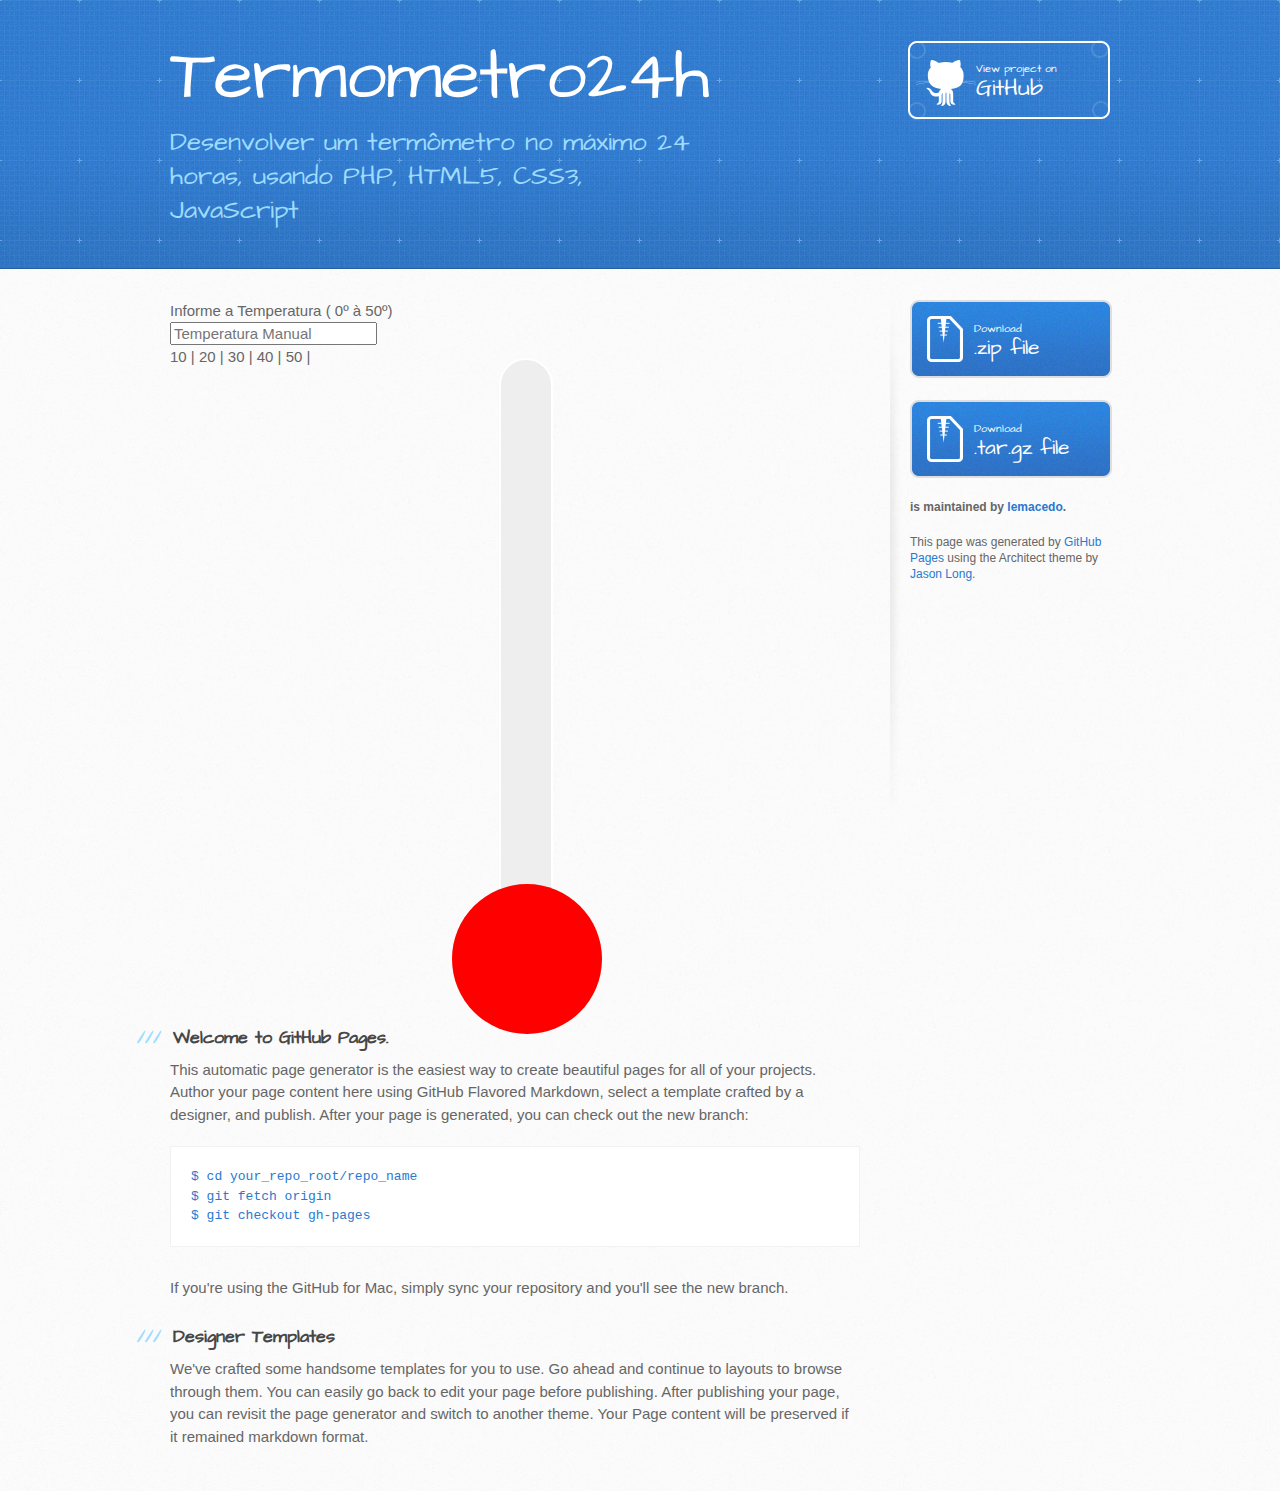
<file: index.html>
<!DOCTYPE html>
<html>
  <head>
    <meta charset='utf-8'>
    <meta http-equiv="X-UA-Compatible" content="chrome=1">
    <meta name="viewport" content="width=device-width, initial-scale=1, maximum-scale=1">
    <link href='https://fonts.googleapis.com/css?family=Architects+Daughter' rel='stylesheet' type='text/css'>
    <link rel="stylesheet" type="text/css" href="stylesheets/stylesheet.css" media="screen">
    <link rel="stylesheet" type="text/css" href="stylesheets/pygment_trac.css" media="screen">
    <link rel="stylesheet" type="text/css" href="stylesheets/print.css" media="print">
    
    <link rel="stylesheet" href="css/termometro.css">
    <script src="http://code.jquery.com/jquery-2.1.1.js"></script>
    <script type="text/JavaScript" src="js/controlaMercurio.js"> </script>
    <script type="text/javascript" src="js/buscaTemperatura.js"> </script>


    <!--[if lt IE 9]>

    <script src="//html5shiv.googlecode.com/svn/trunk/html5.js"></script>
    <![endif]-->

    <title>Termometro24h by lemacedo</title>
    
  </head>

  <body>
    <header>
      <div class="inner">
        <h1>Termometro24h</h1>
        <h2>Desenvolver um termômetro no máximo 24 horas, usando PHP, HTML5, CSS3, JavaScript</h2>
        <a href="https://github.com/lemacedo/termometro24h" class="button"><small>View project on</small> GitHub</a>
      </div>
    </header>

    <div id="content-wrapper">
      <div class="inner clearfix">
        <section id="main-content">

        <div id="temperaturaManual">
            <label for="informe">Informe a Temperatura ( 0º à 50º) </label> <br/>
            <input type="text" id="entraTemperatura" placeholder="Temperatura Manual">


            <div id="graus">
              10 |
              20 |
              30 |
              40 |
              50 |

            </div>
        </div>

        <div id="termometro"> 
          <div id="vidro"> </div>
          <div id="tubo"> </div>
          <div id="mercurio"> </div>
          <div id="vidro-bulbo"> </div>
          <div id="bulbo"></div>  

        </div>
          <h3>

<a id="welcome-to-github-pages" class="anchor" href="#welcome-to-github-pages" aria-hidden="true"><span class="octicon octicon-link"></span></a>Welcome to GitHub Pages.</h3>

<p>This automatic page generator is the easiest way to create beautiful pages for all of your projects. Author your page content here using GitHub Flavored Markdown, select a template crafted by a designer, and publish. After your page is generated, you can check out the new branch:</p>

<pre><code>$ cd your_repo_root/repo_name
$ git fetch origin
$ git checkout gh-pages
</code></pre>

<p>If you're using the GitHub for Mac, simply sync your repository and you'll see the new branch.</p>

<h3>
<a id="designer-templates" class="anchor" href="#designer-templates" aria-hidden="true"><span class="octicon octicon-link"></span></a>Designer Templates</h3>

<p>We've crafted some handsome templates for you to use. Go ahead and continue to layouts to browse through them. You can easily go back to edit your page before publishing. After publishing your page, you can revisit the page generator and switch to another theme. Your Page content will be preserved if it remained markdown format.</p>




        </section>

        <aside id="sidebar">
          <a href="https://github.com/lemacedo/termometro24h/zipball/master" class="button">
            <small>Download</small>
            .zip file
          </a>
          <a href="https://github.com/lemacedo/termometro24h/tarball/master" class="button">
            <small>Download</small>
            .tar.gz file
          </a>

          <p class="repo-owner"><a href="https://github.com/lemacedo/termometro24h"></a> is maintained by <a href="https://github.com/lemacedo">lemacedo</a>.</p>

          <p>This page was generated by <a href="https://pages.github.com">GitHub Pages</a> using the Architect theme by <a href="https://twitter.com/jasonlong">Jason Long</a>.</p>
        </aside>
      </div>
    </div>


  </body>
</html>
</file>
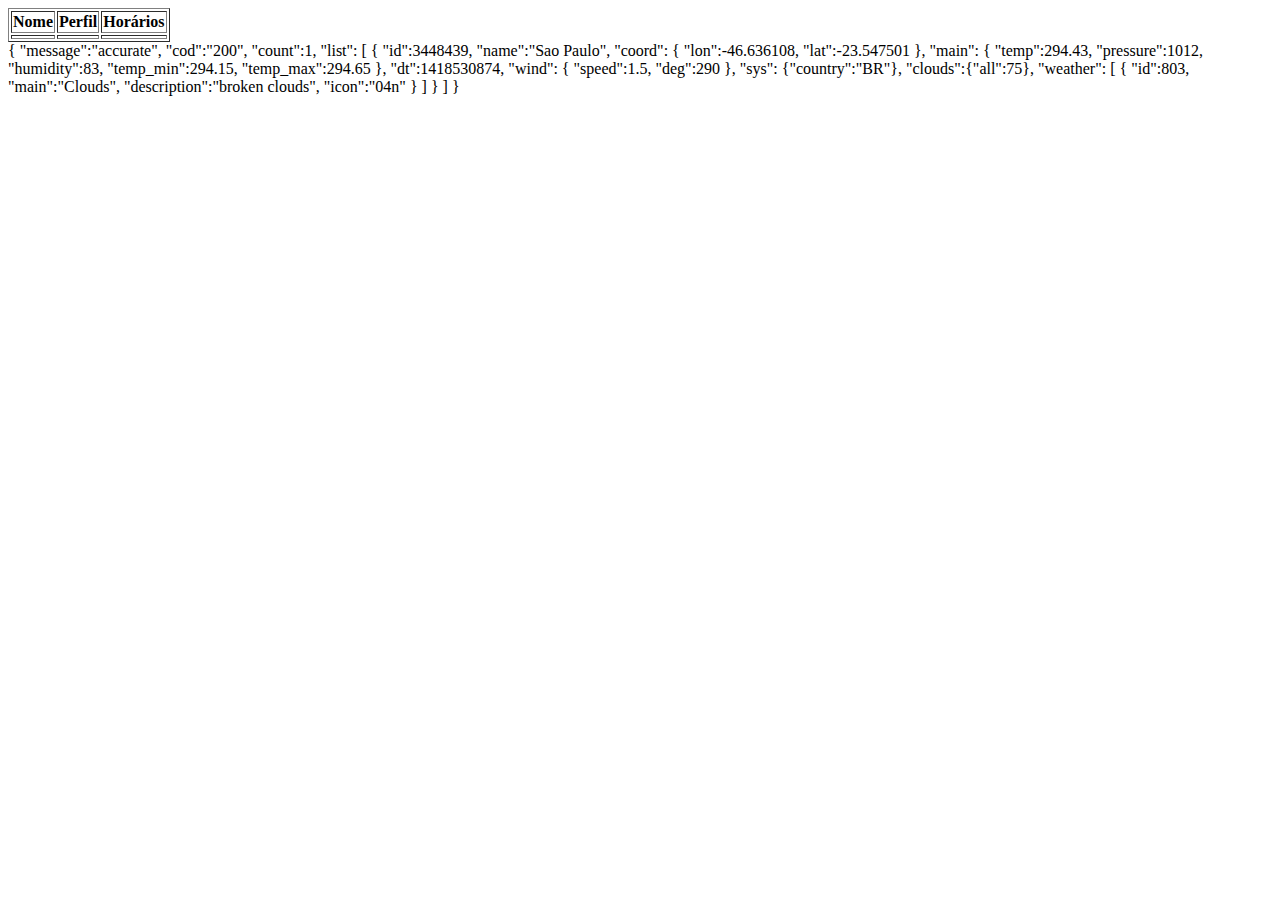
<file: controller/buscaimagem.html>
<!doctype html>
<html lang="en">
<head>
  <meta charset="utf-8">
  <title>jQuery.getJSON demo</title>
  <style>
  img {
    height: 100px;
    float: left;
  }
  </style>
  <script src="//code.jquery.com/jquery-1.10.2.js"></script>
</head>
<body>
 
    <table border="1">
      <tr>
        <th>Nome</td>
        <th>Perfil</td>
        <th>Horários</td>
      </tr>
      <tr>
        <td id="nome" ></td>
        <td id="perfil" ></td>
        <td id="horario" ></td>
      </tr>
    <table>
 
<script>
(function() {
  $.getJSON(
    "http://api.openweathermap.org/data/2.5/find?q=sao+paulo", 
    function(data){
      $('#nome').text(data.count); 
    }
  );
})();
</script>
 
</body>
</html>

{
    "message":"accurate",
    "cod":"200",
    "count":1,
    "list":
      [
        {
          "id":3448439,
          "name":"Sao Paulo",
          "coord":
            {
              "lon":-46.636108,
              "lat":-23.547501
            },
          "main":
            {
              "temp":294.43,
              "pressure":1012,
              "humidity":83,
              "temp_min":294.15,
              "temp_max":294.65
            },
            "dt":1418530874,
            "wind":
                {
                  "speed":1.5,
                  "deg":290
                },
            "sys":
                {"country":"BR"},
            "clouds":{"all":75},
            "weather":
              [
                {
                  "id":803,
                  "main":"Clouds",
                  "description":"broken clouds",
                  "icon":"04n"
                }
              ]
            }
      ]
    }
</file>
<file: stylesheets/pygment_trac.css>
.highlight  { background: #ffffff; }
.highlight .c { color: #999988; font-style: italic } /* Comment */
.highlight .err { color: #a61717; background-color: #e3d2d2 } /* Error */
.highlight .k { font-weight: bold } /* Keyword */
.highlight .o { font-weight: bold } /* Operator */
.highlight .cm { color: #999988; font-style: italic } /* Comment.Multiline */
.highlight .cp { color: #999999; font-weight: bold } /* Comment.Preproc */
.highlight .c1 { color: #999988; font-style: italic } /* Comment.Single */
.highlight .cs { color: #999999; font-weight: bold; font-style: italic } /* Comment.Special */
.highlight .gd { color: #000000; background-color: #ffdddd } /* Generic.Deleted */
.highlight .gd .x { color: #000000; background-color: #ffaaaa } /* Generic.Deleted.Specific */
.highlight .ge { font-style: italic } /* Generic.Emph */
.highlight .gr { color: #aa0000 } /* Generic.Error */
.highlight .gh { color: #999999 } /* Generic.Heading */
.highlight .gi { color: #000000; background-color: #ddffdd } /* Generic.Inserted */
.highlight .gi .x { color: #000000; background-color: #aaffaa } /* Generic.Inserted.Specific */
.highlight .go { color: #888888 } /* Generic.Output */
.highlight .gp { color: #555555 } /* Generic.Prompt */
.highlight .gs { font-weight: bold } /* Generic.Strong */
.highlight .gu { color: #800080; font-weight: bold; } /* Generic.Subheading */
.highlight .gt { color: #aa0000 } /* Generic.Traceback */
.highlight .kc { font-weight: bold } /* Keyword.Constant */
.highlight .kd { font-weight: bold } /* Keyword.Declaration */
.highlight .kn { font-weight: bold } /* Keyword.Namespace */
.highlight .kp { font-weight: bold } /* Keyword.Pseudo */
.highlight .kr { font-weight: bold } /* Keyword.Reserved */
.highlight .kt { color: #445588; font-weight: bold } /* Keyword.Type */
.highlight .m { color: #009999 } /* Literal.Number */
.highlight .s { color: #d14 } /* Literal.String */
.highlight .na { color: #008080 } /* Name.Attribute */
.highlight .nb { color: #0086B3 } /* Name.Builtin */
.highlight .nc { color: #445588; font-weight: bold } /* Name.Class */
.highlight .no { color: #008080 } /* Name.Constant */
.highlight .ni { color: #800080 } /* Name.Entity */
.highlight .ne { color: #990000; font-weight: bold } /* Name.Exception */
.highlight .nf { color: #990000; font-weight: bold } /* Name.Function */
.highlight .nn { color: #555555 } /* Name.Namespace */
.highlight .nt { color: #000080 } /* Name.Tag */
.highlight .nv { color: #008080 } /* Name.Variable */
.highlight .ow { font-weight: bold } /* Operator.Word */
.highlight .w { color: #bbbbbb } /* Text.Whitespace */
.highlight .mf { color: #009999 } /* Literal.Number.Float */
.highlight .mh { color: #009999 } /* Literal.Number.Hex */
.highlight .mi { color: #009999 } /* Literal.Number.Integer */
.highlight .mo { color: #009999 } /* Literal.Number.Oct */
.highlight .sb { color: #d14 } /* Literal.String.Backtick */
.highlight .sc { color: #d14 } /* Literal.String.Char */
.highlight .sd { color: #d14 } /* Literal.String.Doc */
.highlight .s2 { color: #d14 } /* Literal.String.Double */
.highlight .se { color: #d14 } /* Literal.String.Escape */
.highlight .sh { color: #d14 } /* Literal.String.Heredoc */
.highlight .si { color: #d14 } /* Literal.String.Interpol */
.highlight .sx { color: #d14 } /* Literal.String.Other */
.highlight .sr { color: #009926 } /* Literal.String.Regex */
.highlight .s1 { color: #d14 } /* Literal.String.Single */
.highlight .ss { color: #990073 } /* Literal.String.Symbol */
.highlight .bp { color: #999999 } /* Name.Builtin.Pseudo */
.highlight .vc { color: #008080 } /* Name.Variable.Class */
.highlight .vg { color: #008080 } /* Name.Variable.Global */
.highlight .vi { color: #008080 } /* Name.Variable.Instance */
.highlight .il { color: #009999 } /* Literal.Number.Integer.Long */

.type-csharp .highlight .k { color: #0000FF }
.type-csharp .highlight .kt { color: #0000FF }
.type-csharp .highlight .nf { color: #000000; font-weight: normal }
.type-csharp .highlight .nc { color: #2B91AF }
.type-csharp .highlight .nn { color: #000000 }
.type-csharp .highlight .s { color: #A31515 }
.type-csharp .highlight .sc { color: #A31515 }
</file>
<file: stylesheets/print.css>
html, body, div, span, applet, object, iframe,
h1, h2, h3, h4, h5, h6, p, blockquote, pre,
a, abbr, acronym, address, big, cite, code,
del, dfn, em, img, ins, kbd, q, s, samp,
small, strike, strong, sub, sup, tt, var,
b, u, i, center,
dl, dt, dd, ol, ul, li,
fieldset, form, label, legend,
table, caption, tbody, tfoot, thead, tr, th, td,
article, aside, canvas, details, embed, 
figure, figcaption, footer, header, hgroup, 
menu, nav, output, ruby, section, summary,
time, mark, audio, video {
  margin: 0;
  padding: 0;
  border: 0;
  font-size: 100%;
  font: inherit;
  vertical-align: baseline;
}
/* HTML5 display-role reset for older browsers */
article, aside, details, figcaption, figure, 
footer, header, hgroup, menu, nav, section {
  display: block;
}
body {
  line-height: 1;
}
ol, ul {
  list-style: none;
}
blockquote, q {
  quotes: none;
}
blockquote:before, blockquote:after,
q:before, q:after {
  content: '';
  content: none;
}
table {
  border-collapse: collapse;
  border-spacing: 0;
}
body {
  font-size: 13px;
  line-height: 1.5; 
  font-family: 'Helvetica Neue', Helvetica, Arial, serif;
  color: #000;
}

a {
  color: #d5000d;
  font-weight: bold;
}

header {
  padding-top: 35px;
  padding-bottom: 10px;
}

header h1 {
  font-weight: bold;
  letter-spacing: -1px;
  font-size: 48px;
  color: #303030;
  line-height: 1.2;
}

header h2 {
  letter-spacing: -1px;
  font-size: 24px;
  color: #aaa;
  font-weight: normal;
  line-height: 1.3;
}
#downloads {
  display: none;
}
#main_content {
  padding-top: 20px;
}

code, pre {
  font-family: Monaco, "Bitstream Vera Sans Mono", "Lucida Console", Terminal;
  color: #222;
  margin-bottom: 30px;
  font-size: 12px;
}

code {
  padding: 0 3px;
}

pre {
  border: solid 1px #ddd;
  padding: 20px;
  overflow: auto;
}
pre code {
  padding: 0;
}

ul, ol, dl {
  margin-bottom: 20px;
}


/* COMMON STYLES */

table {
  width: 100%;
  border: 1px solid #ebebeb;
}

th {
  font-weight: 500;
}

td {
  border: 1px solid #ebebeb;
  text-align: center; 
  font-weight: 300;
}

form {
  background: #f2f2f2;
  padding: 20px;
  
}


/* GENERAL ELEMENT TYPE STYLES */

h1 {
  font-size: 2.8em;
} 

h2 {
  font-size: 22px;
  font-weight: bold;
  color: #303030;
  margin-bottom: 8px;
} 

h3 {
  color: #d5000d;
  font-size: 18px;
  font-weight: bold;
  margin-bottom: 8px;
} 
 
h4 {
  font-size: 16px;
  color: #303030;
  font-weight: bold;
} 

h5 {
  font-size: 1em;
  color: #303030;
} 

h6 {
  font-size: .8em;
  color: #303030;
} 

p {
  font-weight: 300;
  margin-bottom: 20px;
}
 
a {
  text-decoration: none;
}

p a {
  font-weight: 400;
}

blockquote {
  font-size: 1.6em;
  border-left: 10px solid #e9e9e9;
  margin-bottom: 20px;
  padding: 0 0 0 30px;
}

ul li {
  list-style: disc inside;
  padding-left: 20px;
}

ol li {
  list-style: decimal inside;
  padding-left: 3px;
}

dl dd {
  font-style: italic;
  font-weight: 100;
}

footer {
  margin-top: 40px;
  padding-top: 20px;
  padding-bottom: 30px;
  font-size: 13px;
  color: #aaa;
}

footer a {
  color: #666;
}

/* MISC */
.clearfix:after {
  clear: both;
  content: '.';
  display: block;
  visibility: hidden;
  height: 0;
}

.clearfix {display: inline-block;}
* html .clearfix {height: 1%;}
.clearfix {display: block;}
</file>
<file: css/termometro.css>
#temperaturaManual{
	width: 500px;
	float: left;
}


#corpoTermo{
	width: 500px;
	height: 700px;
}

#termometro{
	width: 600px;
	height: 700px;
}


/* Onde mercúrio sobe ou desce  */
#vidro, #tubo{
	width: 50px;
	height:600px;
	position: absolute;
	top: 5%;
	left: 35%;
	background: #eee;
	border-radius: 50px ;
	z-index: 1;
	border: 2px solid #FFF;
}

#vidro{
	opacity: 0.0;
	background: #fff;
	z-index: 4;
	border: 1px solid #ccc
}




#mercurio{
	width: 50px;
	height: 10px;
	position: relative;
	top: 590px;
	left: 55%;
	transition: all 2s linear;
	background: red;
	border-radius: 20px 20px 0 0;
	z-index: 3;
}

/* Parte de baixo do termometro, "reservatório" de mercúrio */
 #bulbo{
	width: 150px;
	height: 150px;
	border-radius: 100%;
	background: red;
	position: absolute;
	top: 50%;
	left: 30%;
	z-index: 2;
}


#vidro-bulbo{
	width: 70px ;
	height: 110px;
	z-index: 3;
	position: absolute;
	top: 42%;
	left: 38%;
	border-radius: 0% 50% 50% 0%;
	background-image: linear-gradient( to right, white, purple;
}

#graus{
	transform: rotate(270deg);
	color: red;

}
</file>
<file: stylesheets/stylesheet.css>
/*! normalize.css v3.0.2 | MIT License | git.io/normalize */

/**
 * 1. Set default font family to sans-serif.
 * 2. Prevent iOS text size adjust after orientation change, without disabling
 *    user zoom.
 */

html {
  font-family: sans-serif; /* 1 */
  -ms-text-size-adjust: 100%; /* 2 */
  -webkit-text-size-adjust: 100%; /* 2 */
}

/**
 * Remove default margin.
 */

body {
  margin: 0;
}

/* HTML5 display definitions
   ========================================================================== */

/**
 * Correct `block` display not defined for any HTML5 element in IE 8/9.
 * Correct `block` display not defined for `details` or `summary` in IE 10/11
 * and Firefox.
 * Correct `block` display not defined for `main` in IE 11.
 */

article,
aside,
details,
figcaption,
figure,
footer,
header,
hgroup,
main,
menu,
nav,
section,
summary {
  display: block;
}

/**
 * 1. Correct `inline-block` display not defined in IE 8/9.
 * 2. Normalize vertical alignment of `progress` in Chrome, Firefox, and Opera.
 */

audio,
canvas,
progress,
video {
  display: inline-block; /* 1 */
  vertical-align: baseline; /* 2 */
}

/**
 * Prevent modern browsers from displaying `audio` without controls.
 * Remove excess height in iOS 5 devices.
 */

audio:not([controls]) {
  display: none;
  height: 0;
}

/**
 * Address `[hidden]` styling not present in IE 8/9/10.
 * Hide the `template` element in IE 8/9/11, Safari, and Firefox < 22.
 */

[hidden],
template {
  display: none;
}

/* Links
   ========================================================================== */

/**
 * Remove the gray background color from active links in IE 10.
 */

a {
  background-color: transparent;
}

/**
 * Improve readability when focused and also mouse hovered in all browsers.
 */

a:active,
a:hover {
  outline: 0;
}

/* Text-level semantics
   ========================================================================== */

/**
 * Address styling not present in IE 8/9/10/11, Safari, and Chrome.
 */

abbr[title] {
  border-bottom: 1px dotted;
}

/**
 * Address style set to `bolder` in Firefox 4+, Safari, and Chrome.
 */

b,
strong {
  font-weight: bold;
}

/**
 * Address styling not present in Safari and Chrome.
 */

dfn {
  font-style: italic;
}

/**
 * Address variable `h1` font-size and margin within `section` and `article`
 * contexts in Firefox 4+, Safari, and Chrome.
 */

h1 {
  font-size: 2em;
  margin: 0.67em 0;
}

/**
 * Address styling not present in IE 8/9.
 */

mark {
  background: #ff0;
  color: #000;
}

/**
 * Address inconsistent and variable font size in all browsers.
 */

small {
  font-size: 80%;
}

/**
 * Prevent `sub` and `sup` affecting `line-height` in all browsers.
 */

sub,
sup {
  font-size: 75%;
  line-height: 0;
  position: relative;
  vertical-align: baseline;
}

sup {
  top: -0.5em;
}

sub {
  bottom: -0.25em;
}

/* Embedded content
   ========================================================================== */

/**
 * Remove border when inside `a` element in IE 8/9/10.
 */

img {
  border: 0;
}

/**
 * Correct overflow not hidden in IE 9/10/11.
 */

svg:not(:root) {
  overflow: hidden;
}

/* Grouping content
   ========================================================================== */

/**
 * Address margin not present in IE 8/9 and Safari.
 */

figure {
  margin: 1em 40px;
}

/**
 * Address differences between Firefox and other browsers.
 */

hr {
  -moz-box-sizing: content-box;
  box-sizing: content-box;
  height: 0;
}

/**
 * Contain overflow in all browsers.
 */

pre {
  overflow: auto;
}

/**
 * Address odd `em`-unit font size rendering in all browsers.
 */

code,
kbd,
pre,
samp {
  font-family: monospace, monospace;
  font-size: 1em;
}

/* Forms
   ========================================================================== */

/**
 * Known limitation: by default, Chrome and Safari on OS X allow very limited
 * styling of `select`, unless a `border` property is set.
 */

/**
 * 1. Correct color not being inherited.
 *    Known issue: affects color of disabled elements.
 * 2. Correct font properties not being inherited.
 * 3. Address margins set differently in Firefox 4+, Safari, and Chrome.
 */

button,
input,
optgroup,
select,
textarea {
  color: inherit; /* 1 */
  font: inherit; /* 2 */
  margin: 0; /* 3 */
}

/**
 * Address `overflow` set to `hidden` in IE 8/9/10/11.
 */

button {
  overflow: visible;
}

/**
 * Address inconsistent `text-transform` inheritance for `button` and `select`.
 * All other form control elements do not inherit `text-transform` values.
 * Correct `button` style inheritance in Firefox, IE 8/9/10/11, and Opera.
 * Correct `select` style inheritance in Firefox.
 */

button,
select {
  text-transform: none;
}

/**
 * 1. Avoid the WebKit bug in Android 4.0.* where (2) destroys native `audio`
 *    and `video` controls.
 * 2. Correct inability to style clickable `input` types in iOS.
 * 3. Improve usability and consistency of cursor style between image-type
 *    `input` and others.
 */

button,
html input[type="button"], /* 1 */
input[type="reset"],
input[type="submit"] {
  -webkit-appearance: button; /* 2 */
  cursor: pointer; /* 3 */
}

/**
 * Re-set default cursor for disabled elements.
 */

button[disabled],
html input[disabled] {
  cursor: default;
}

/**
 * Remove inner padding and border in Firefox 4+.
 */

button::-moz-focus-inner,
input::-moz-focus-inner {
  border: 0;
  padding: 0;
}

/**
 * Address Firefox 4+ setting `line-height` on `input` using `!important` in
 * the UA stylesheet.
 */

input {
  line-height: normal;
}

/**
 * It's recommended that you don't attempt to style these elements.
 * Firefox's implementation doesn't respect box-sizing, padding, or width.
 *
 * 1. Address box sizing set to `content-box` in IE 8/9/10.
 * 2. Remove excess padding in IE 8/9/10.
 */

input[type="checkbox"],
input[type="radio"] {
  box-sizing: border-box; /* 1 */
  padding: 0; /* 2 */
}

/**
 * Fix the cursor style for Chrome's increment/decrement buttons. For certain
 * `font-size` values of the `input`, it causes the cursor style of the
 * decrement button to change from `default` to `text`.
 */

input[type="number"]::-webkit-inner-spin-button,
input[type="number"]::-webkit-outer-spin-button {
  height: auto;
}

/**
 * 1. Address `appearance` set to `searchfield` in Safari and Chrome.
 * 2. Address `box-sizing` set to `border-box` in Safari and Chrome
 *    (include `-moz` to future-proof).
 */

input[type="search"] {
  -webkit-appearance: textfield; /* 1 */
  -moz-box-sizing: content-box;
  -webkit-box-sizing: content-box; /* 2 */
  box-sizing: content-box;
}

/**
 * Remove inner padding and search cancel button in Safari and Chrome on OS X.
 * Safari (but not Chrome) clips the cancel button when the search input has
 * padding (and `textfield` appearance).
 */

input[type="search"]::-webkit-search-cancel-button,
input[type="search"]::-webkit-search-decoration {
  -webkit-appearance: none;
}

/**
 * Define consistent border, margin, and padding.
 */

fieldset {
  border: 1px solid #c0c0c0;
  margin: 0 2px;
  padding: 0.35em 0.625em 0.75em;
}

/**
 * 1. Correct `color` not being inherited in IE 8/9/10/11.
 * 2. Remove padding so people aren't caught out if they zero out fieldsets.
 */

legend {
  border: 0; /* 1 */
  padding: 0; /* 2 */
}

/**
 * Remove default vertical scrollbar in IE 8/9/10/11.
 */

textarea {
  overflow: auto;
}

/**
 * Don't inherit the `font-weight` (applied by a rule above).
 * NOTE: the default cannot safely be changed in Chrome and Safari on OS X.
 */

optgroup {
  font-weight: bold;
}

/* Tables
   ========================================================================== */

/**
 * Remove most spacing between table cells.
 */

table {
  border-collapse: collapse;
  border-spacing: 0;
}

td,
th {
  padding: 0;
}

/* LAYOUT STYLES */
body {
  font-size: 15px;
  line-height: 1.5;
  background: #fafafa url(../images/body-bg.jpg) 0 0 repeat;
  font-family: 'Helvetica Neue', Helvetica, Arial, serif;
  font-weight: 400;
  color: #666;
}

p {
  margin-top: 0;
}

a {
  color: #2879d0;
}
a:hover {
  color: #2268b2;
}

header {
  padding-top: 40px;
  padding-bottom: 40px;
  font-family: 'Architects Daughter', 'Helvetica Neue', Helvetica, Arial, serif;
  background: #2e7bcf url(../images/header-bg.jpg) 0 0 repeat-x;
  border-bottom: solid 1px #275da1;
}

header h1 {
  letter-spacing: -1px;
  font-size: 72px;
  font-weight: normal;
  color: #fff;
  line-height: 1;
  margin-top: 0;
  margin-bottom: 0.2em;
  width: 540px;
}

header h2 {
  font-size: 26px;
  color: #9ddcff;
  font-weight: normal;
  line-height: 1.3;
  width: 540px;
  letter-spacing: 0;
  margin-top: 0;
  margin-bottom: 0;
}

.inner {
  position: relative;
  width: 940px;
  margin: 0 auto;
}

#content-wrapper {
  border-top: solid 1px #fff;
  padding-top: 30px;
}

#main-content {
  width: 690px;
  float: left;
}

#main-content img {
  max-width: 100%;
}

aside#sidebar {
  width: 200px;
  padding-left: 20px;
  min-height: 504px;
  float: right;
  background: transparent url(../images/sidebar-bg.jpg) 0 0 no-repeat;
  font-size: 12px;
  line-height: 1.3;
}

aside#sidebar p.repo-owner,
aside#sidebar p.repo-owner a {
  font-weight: bold;
}

#downloads {
  margin-bottom: 40px;
}

a.button {
  width: 134px;
  height: 58px;
  line-height: 1.2;
  font-size: 23px;
  color: #fff;
  padding-left: 68px;
  padding-top: 22px;
  font-family: 'Architects Daughter', 'Helvetica Neue', Helvetica, Arial, serif;
}
a.button small {
  display: block;
  font-size: 11px;
}
header a.button {
  position: absolute;
  right: 0;
  top: 0;
  background: transparent url(../images/github-button.png) 0 0 no-repeat;
}
aside a.button {
  width: 138px;
  padding-left: 64px;
  display: block;
  background: transparent url(../images/download-button.png) 0 0 no-repeat;
  margin-bottom: 20px;
  font-size: 21px;
}

code, pre {
  font-family: Monaco, "Bitstream Vera Sans Mono", "Lucida Console", Terminal, monospace;
  color: #222;
  margin-bottom: 30px;
  font-size: 13px;
}

code {
  background-color: #f2f8fc;
  border: solid 1px #dbe7f3;
  padding: 0 3px;
}

pre {
  padding: 20px;
  background: #fff;
  text-shadow: none;
  overflow: auto;
  border: solid 1px #f2f2f2;
}
pre code {
  color: #2879d0;
  background-color: #fff;
  border: none;
  padding: 0;
}

ul, ol, dl {
  margin-bottom: 20px;
}


/* COMMON STYLES */

hr {
  height: 0;
  margin-top: 1em;
  margin-bottom: 1em;
  border: 0;
  border-top: solid 1px #ddd;
}

table {
  width: 100%;
  border: 1px solid #ebebeb;
}

th {
  font-weight: 500;
}

td {
  border: 1px solid #ebebeb;
  text-align: center;
  font-weight: 300;
}

form {
  background: #f2f2f2;
  padding: 20px;

}


/* GENERAL ELEMENT TYPE STYLES */

#main-content h1 {
  font-family: 'Architects Daughter', 'Helvetica Neue', Helvetica, Arial, serif;
  font-size: 2.8em;
  font-weight: normal;
  letter-spacing: -1px;
  margin-top: 0;
  margin-bottom: 0;
  color: #474747;
  text-indent: 6px;
}

#main-content h1:before {
  content: "/";
  color: #9ddcff;
  padding-right: 0.3em;
  margin-left: -0.9em;
}

#main-content h2 {
  font-family: 'Architects Daughter', 'Helvetica Neue', Helvetica, Arial, serif;
  font-size: 22px;
  font-weight: bold;
  margin-bottom: 8px;
  color: #474747;
  text-indent: 4px;
}
#main-content h2:before {
  content: "//";
  color: #9ddcff;
  padding-right: 0.3em;
  margin-left: -1.5em;
}

#main-content h3 {
  font-family: 'Architects Daughter', 'Helvetica Neue', Helvetica, Arial, serif;
  font-size: 18px;
  font-weight: bold;
  margin-top: 24px;
  margin-bottom: 8px;
  color: #474747;
  text-indent: 3px;
}

#main-content h3:before {
  content: "///";
  color: #9ddcff;
  padding-right: 0.3em;
  margin-left: -2em;
}

#main-content h4 {
  font-family: 'Architects Daughter', 'Helvetica Neue', Helvetica, Arial, serif;
  font-size: 15px;
  font-weight: bold;
  margin-bottom: 8px;
  color: #474747;
  text-indent: 3px;
}

h4:before {
  content: "////";
  color: #9ddcff;
  padding-right: 0.3em;
  margin-left: -2.8em;
}

#main-content h5 {
  font-family: 'Architects Daughter', 'Helvetica Neue', Helvetica, Arial, serif;
  font-size: 14px;
  margin-bottom: 8px;
  color: #474747;
  text-indent: 3px;
}
h5:before {
  content: "/////";
  color: #9ddcff;
  padding-right: 0.3em;
  margin-left: -3.2em;
}

#main-content h6 {
  font-family: 'Architects Daughter', 'Helvetica Neue', Helvetica, Arial, serif;
  font-size: .8em;
  margin-bottom: 8px;
  color: #474747;
  text-indent: 3px;
}
h6:before {
  content: "//////";
  color: #9ddcff;
  padding-right: 0.3em;
  margin-left: -3.7em;
}

p {
  margin-bottom: 20px;
}

a {
  text-decoration: none;
}

p a {
  font-weight: 400;
}

blockquote {
  font-size: 1.6em;
  border-left: 10px solid #e9e9e9;
  margin-bottom: 20px;
  padding: 0 0 0 30px;
}

ul {
  list-style: disc inside;
  padding-left: 20px;
}

ol {
  list-style: decimal inside;
  padding-left: 3px;
}

dl dd {
  font-style: italic;
  font-weight: 100;
}

footer {
  background: transparent url('../images/hr.png') 0 0 no-repeat;
  margin-top: 40px;
  padding-top: 20px;
  padding-bottom: 30px;
  font-size: 13px;
  color: #aaa;
}

footer a {
  color: #666;
}
footer a:hover {
  color: #444;
}

/* MISC */
.clearfix:after {
  clear: both;
  content: '.';
  display: block;
  visibility: hidden;
  height: 0;
}

.clearfix {display: inline-block;}
* html .clearfix {height: 1%;}
.clearfix {display: block;}

/* #Media Queries
================================================== */

/* Smaller than standard 960 (devices and browsers) */
@media only screen and (max-width: 959px) {}

/* Tablet Portrait size to standard 960 (devices and browsers) */
@media only screen and (min-width: 768px) and (max-width: 959px) {
  .inner {
    width: 740px;
  }
  header h1, header h2 {
    width: 340px;
  }
  header h1 {
    font-size: 60px;
  }
  header h2 {
    font-size: 30px;
  }
  #main-content {
    width: 490px;
  }
  #main-content h1:before,
  #main-content h2:before,
  #main-content h3:before,
  #main-content h4:before,
  #main-content h5:before,
  #main-content h6:before {
    content: none;
    padding-right: 0;
    margin-left: 0;
  }
}

/* All Mobile Sizes (devices and browser) */
@media only screen and (max-width: 767px) {
  .inner {
    width: 93%;
  }
  header {
    padding: 20px 0;
  }
  header .inner {
    position: relative;
  }
  header h1, header h2 {
    width: 100%;
  }
  header h1 {
    font-size: 48px;
  }
  header h2 {
    font-size: 24px;
  }
  header a.button {
    background-image: none;
    width: auto;
    height: auto;
    display: inline-block;
    margin-top: 15px;
    padding: 5px 10px;
    position: relative;
    text-align: center;
    font-size: 13px;
    line-height: 1;
    background-color: #9ddcff;
    color: #2879d0;
    -moz-border-radius: 5px;
    -webkit-border-radius: 5px;
    border-radius: 5px;
  }
  header a.button small {
    font-size: 13px;
    display: inline;
  }
  #main-content,
  aside#sidebar {
    float: none;
    width: 100% ! important;
  }
  aside#sidebar {
    background-image: none;
    margin-top: 20px;
    border-top: solid 1px #ddd;
    padding: 20px 0;
    min-height: 0;
  }
  aside#sidebar a.button {
    display: none;
  }
  #main-content h1:before,
  #main-content h2:before,
  #main-content h3:before,
  #main-content h4:before,
  #main-content h5:before,
  #main-content h6:before {
    content: none;
    padding-right: 0;
    margin-left: 0;
  }
}

/* Mobile Landscape Size to Tablet Portrait (devices and browsers) */
@media only screen and (min-width: 480px) and (max-width: 767px) {}

/* Mobile Portrait Size to Mobile Landscape Size (devices and browsers) */
@media only screen and (max-width: 479px) {}
</file>
